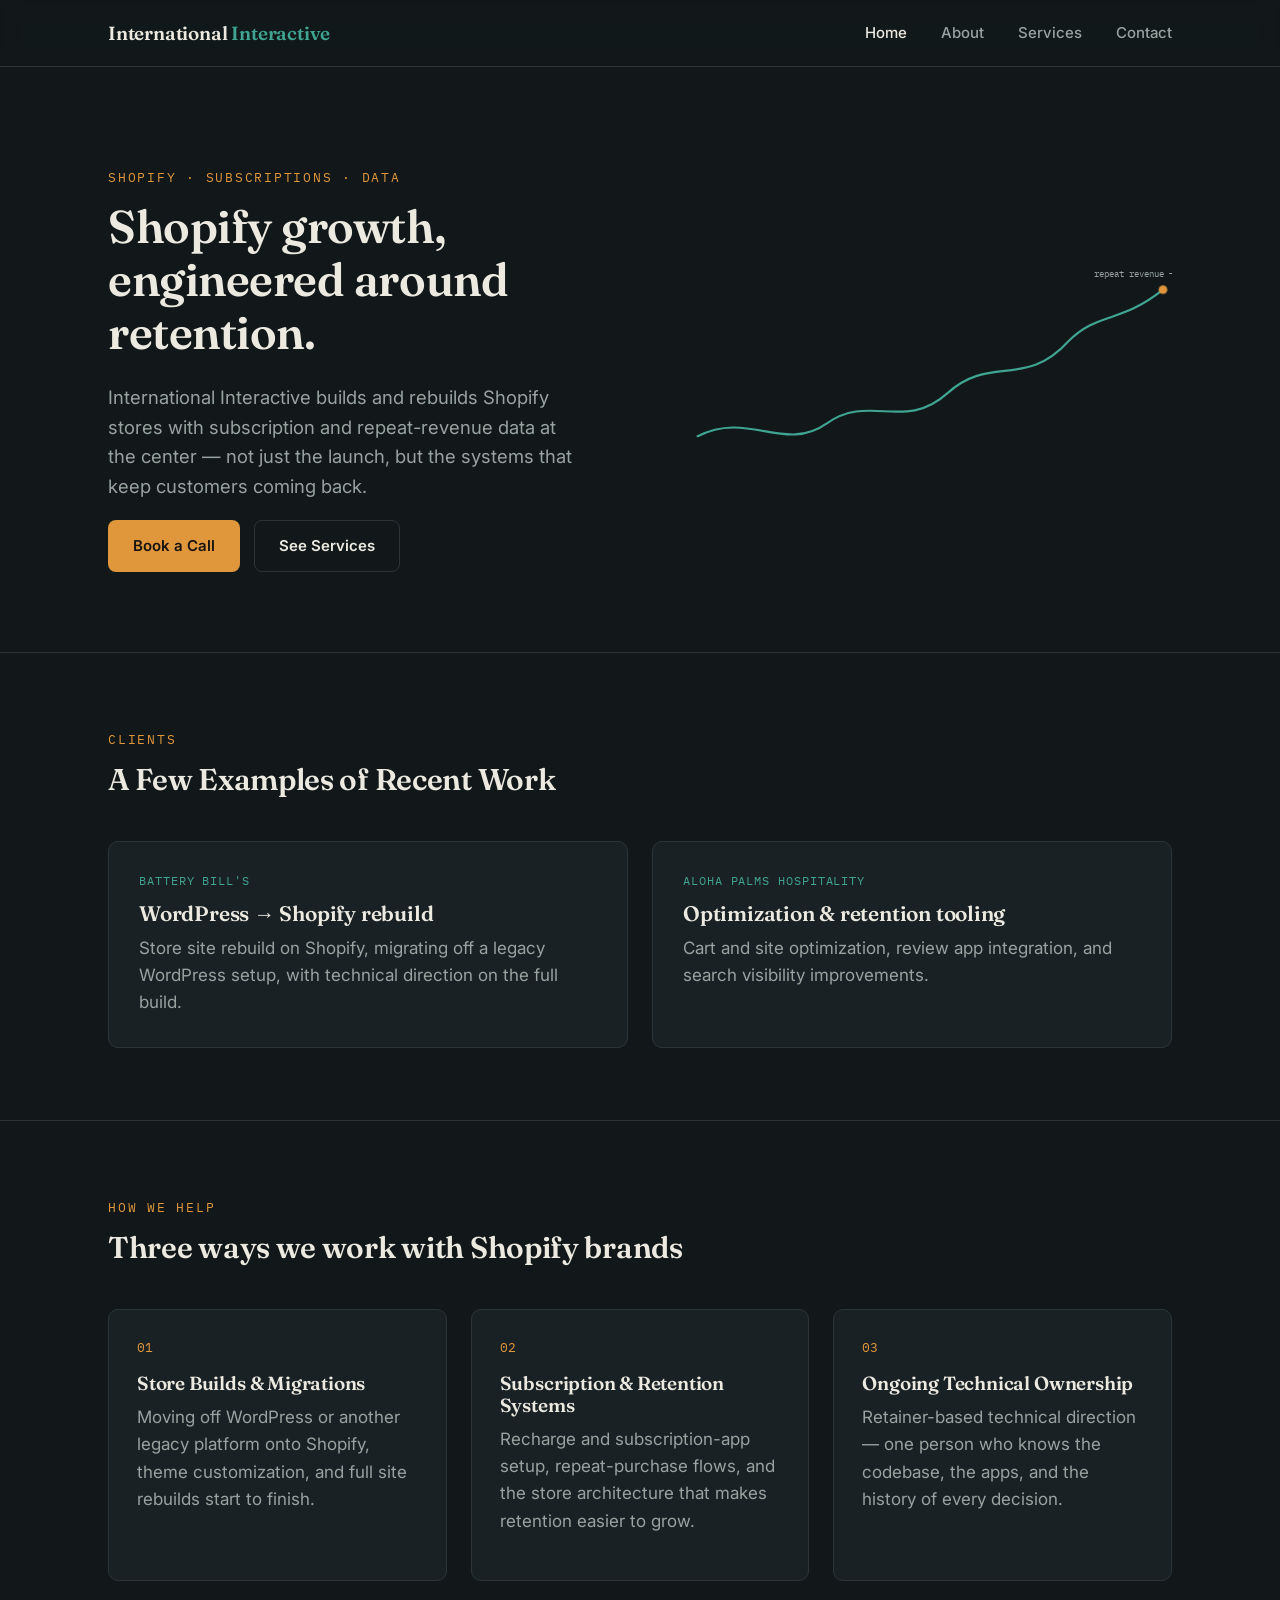
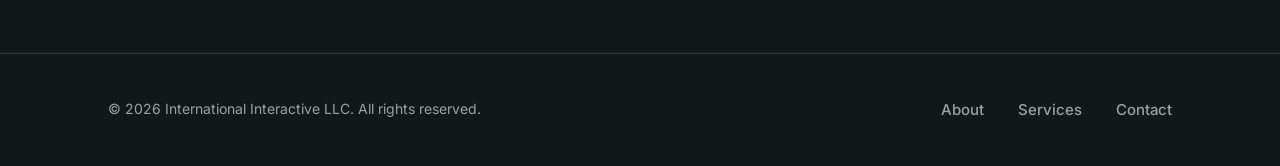
<file: index.html>
<!DOCTYPE html>
<html lang="en">
<head>
<meta charset="UTF-8">
<meta name="viewport" content="width=device-width, initial-scale=1.0">
<title>International Interactive — Shopify Development &amp; Subscription Growth</title>
<meta name="description" content="Shopify store builds, migrations, and subscription/retention systems. International Interactive LLC.">
<link rel="stylesheet" href="styles.css">
<link rel="icon" type="image/svg+xml" href="favicon.svg">
</head>
<body>

<header class="site-nav">
  <div class="nav-inner">
    <a class="brand" href="index.html">International <span>Interactive</span></a>
    <button class="nav-toggle" aria-label="Toggle menu" onclick="document.querySelector('.links').classList.toggle('open')">☰</button>
    <nav class="links">
      <a href="index.html" class="active">Home</a>
      <a href="about.html">About</a>
      <a href="services.html">Services</a>
      <a href="contact.html">Contact</a>
    </nav>
  </div>
</header>

<div class="wrap">
  <section class="hero no-border">
    <div>
      <span class="eyebrow">Shopify · Subscriptions · Data</span>
      <h1>Shopify growth, engineered around retention.</h1>
      <p class="lede">International Interactive builds and rebuilds Shopify stores with subscription and repeat-revenue data at the center — not just the launch, but the systems that keep customers coming back.</p>
      <div class="btn-group">
        <a class="btn btn-primary" href="contact.html">Book a Call</a>
        <a class="btn btn-ghost" href="services.html">See Services</a>
      </div>
    </div>
    <div class="wave-box">
      <svg viewBox="0 0 560 300" xmlns="http://www.w3.org/2000/svg">
        <path class="wave-path" d="M10,230 C70,200 110,250 160,215 C210,180 250,225 300,180 C350,135 390,175 440,120 C475,85 500,100 550,60" />
        <circle class="wave-dot" cx="550" cy="60" r="5"></circle>
        <text class="wave-label" x="470" y="45">repeat revenue →</text>
      </svg>
    </div>
  </section>
</div>

<section>
  <div class="wrap">
    <div class="section-head">
      <span class="eyebrow">Clients</span>
      <h2>A Few Examples of Recent Work</h2>
    </div>
    <div class="case-grid">
      <div class="case-card">
        <span class="tag">Battery Bill's</span>
        <h3>WordPress → Shopify rebuild</h3>
        <p>Store site rebuild on Shopify, migrating off a legacy WordPress setup, with technical direction on the full build.</p>
      </div>
      <div class="case-card">
        <span class="tag">Aloha Palms Hospitality</span>
        <h3>Optimization &amp; retention tooling</h3>
        <p>Cart and site optimization, review app integration, and search visibility improvements.</p>
      </div>
    </div>
  </div>
</section>

<section>
  <div class="wrap">
    <div class="section-head">
      <span class="eyebrow">How we help</span>
      <h2>Three ways we work with Shopify brands</h2>
    </div>
    <div class="grid-3">
      <div class="feature-card">
        <span class="num">01</span>
        <h3>Store Builds &amp; Migrations</h3>
        <p>Moving off WordPress or another legacy platform onto Shopify, theme customization, and full site rebuilds start to finish.</p>
      </div>
      <div class="feature-card">
        <span class="num">02</span>
        <h3>Subscription &amp; Retention Systems</h3>
        <p>Recharge and subscription-app setup, repeat-purchase flows, and the store architecture that makes retention easier to grow.</p>
      </div>
      <div class="feature-card">
        <span class="num">03</span>
        <h3>Ongoing Technical Ownership</h3>
        <p>Retainer-based technical direction — one person who knows the codebase, the apps, and the history of every decision.</p>
      </div>
    </div>
  </div>
</section>

<footer class="site-footer">
  <div class="footer-inner">
    <span>&copy; 2026 International Interactive LLC. All rights reserved.</span>
    <nav class="links" style="position:static;display:flex;background:none;border:none;">
      <a href="about.html" style="padding:0;border:none;">About</a>
      <a href="services.html" style="padding:0;border:none;">Services</a>
      <a href="contact.html" style="padding:0;border:none;">Contact</a>
    </nav>
  </div>
</footer>

</body>
</html>
</file>
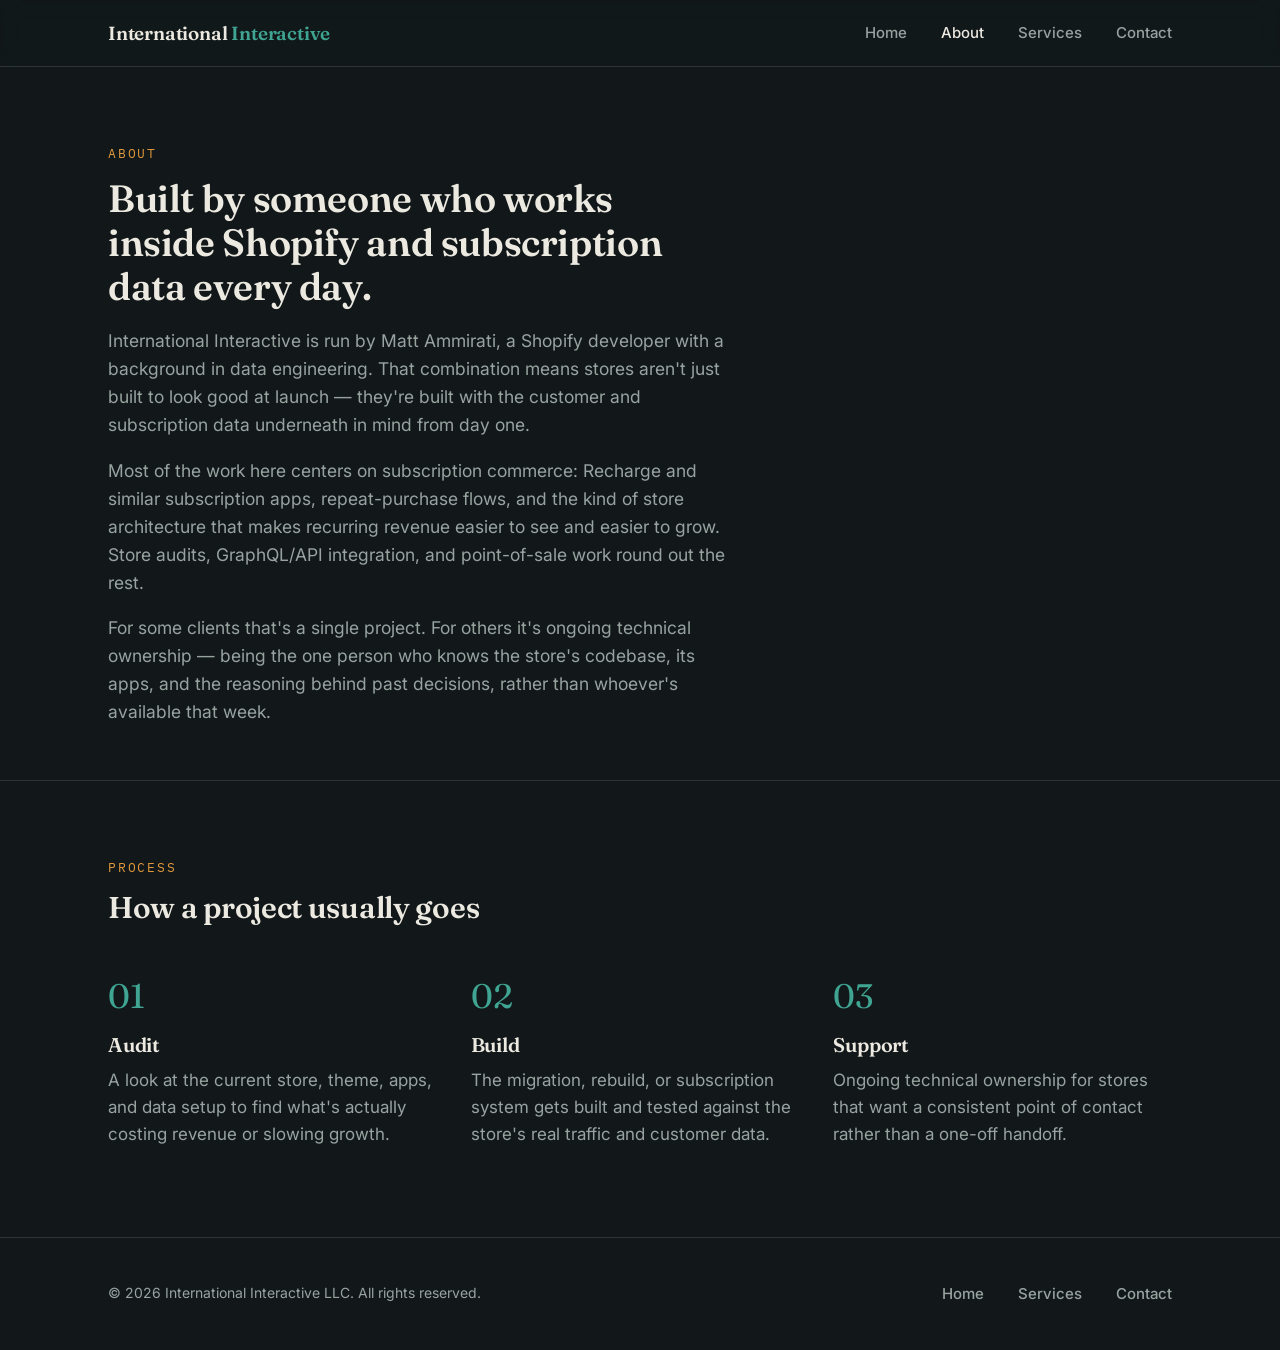
<file: about.html>
<!DOCTYPE html>
<html lang="en">
<head>
<meta charset="UTF-8">
<meta name="viewport" content="width=device-width, initial-scale=1.0">
<title>About — International Interactive</title>
<link rel="stylesheet" href="styles.css">
<link rel="icon" type="image/svg+xml" href="favicon.svg">
</head>
<body>

<header class="site-nav">
  <div class="nav-inner">
    <a class="brand" href="index.html">International <span>Interactive</span></a>
    <button class="nav-toggle" aria-label="Toggle menu" onclick="document.querySelector('.links').classList.toggle('open')">☰</button>
    <nav class="links">
      <a href="index.html">Home</a>
      <a href="about.html" class="active">About</a>
      <a href="services.html">Services</a>
      <a href="contact.html">Contact</a>
    </nav>
  </div>
</header>

<div class="wrap">
  <section class="no-border" style="padding-top:72px; padding-bottom:36px;">
    <span class="eyebrow">About</span>
    <h1 style="font-size:38px; max-width:600px;">Built by someone who works inside Shopify and subscription data every day.</h1>
    <p style="max-width:620px; font-size:17.5px;">International Interactive is run by Matt Ammirati, a Shopify developer with a background in data engineering. That combination means stores aren't just built to look good at launch — they're built with the customer and subscription data underneath in mind from day one.</p>
    <p style="max-width:620px; font-size:17.5px;">Most of the work here centers on subscription commerce: Recharge and similar subscription apps, repeat-purchase flows, and the kind of store architecture that makes recurring revenue easier to see and easier to grow. Store audits, GraphQL/API integration, and point-of-sale work round out the rest.</p>
    <p style="max-width:620px; font-size:17.5px;">For some clients that's a single project. For others it's ongoing technical ownership — being the one person who knows the store's codebase, its apps, and the reasoning behind past decisions, rather than whoever's available that week.</p>
  </section>
</div>

<section>
  <div class="wrap">
    <div class="section-head">
      <span class="eyebrow">Process</span>
      <h2>How a project usually goes</h2>
    </div>
    <div class="steps">
      <div class="step">
        <span class="num">01</span>
        <h3>Audit</h3>
        <p>A look at the current store, theme, apps, and data setup to find what's actually costing revenue or slowing growth.</p>
      </div>
      <div class="step">
        <span class="num">02</span>
        <h3>Build</h3>
        <p>The migration, rebuild, or subscription system gets built and tested against the store's real traffic and customer data.</p>
      </div>
      <div class="step">
        <span class="num">03</span>
        <h3>Support</h3>
        <p>Ongoing technical ownership for stores that want a consistent point of contact rather than a one-off handoff.</p>
      </div>
    </div>
  </div>
</section>

<footer class="site-footer">
  <div class="footer-inner">
    <span>&copy; 2026 International Interactive LLC. All rights reserved.</span>
    <nav class="links" style="position:static;display:flex;background:none;border:none;">
      <a href="index.html" style="padding:0;border:none;">Home</a>
      <a href="services.html" style="padding:0;border:none;">Services</a>
      <a href="contact.html" style="padding:0;border:none;">Contact</a>
    </nav>
  </div>
</footer>

</body>
</html>
</file>
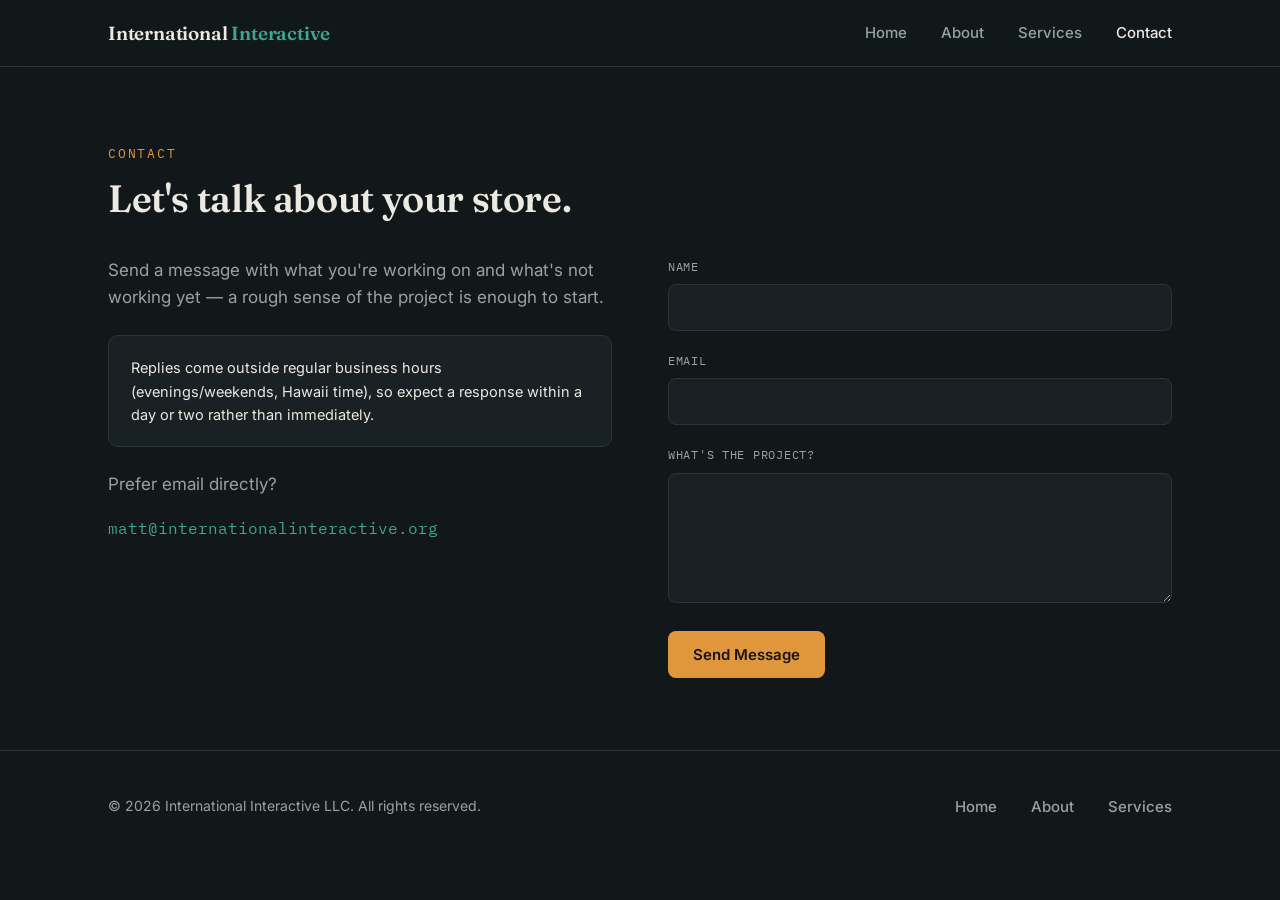
<file: contact.html>
<!DOCTYPE html>
<html lang="en">
<head>
<meta charset="UTF-8">
<meta name="viewport" content="width=device-width, initial-scale=1.0">
<title>Contact — International Interactive</title>
<link rel="stylesheet" href="styles.css">
<link rel="icon" type="image/svg+xml" href="favicon.svg">
</head>
<body>

<header class="site-nav">
  <div class="nav-inner">
    <a class="brand" href="index.html">International <span>Interactive</span></a>
    <button class="nav-toggle" aria-label="Toggle menu" onclick="document.querySelector('.links').classList.toggle('open')">☰</button>
    <nav class="links">
      <a href="index.html">Home</a>
      <a href="about.html">About</a>
      <a href="services.html">Services</a>
      <a href="contact.html" class="active">Contact</a>
    </nav>
  </div>
</header>

<div class="wrap">
  <section class="no-border" style="padding-top:72px;">
    <span class="eyebrow">Contact</span>
    <h1 style="font-size:38px; max-width:600px;">Let's talk about your store.</h1>

    <div class="contact-layout" style="margin-top:36px;">
      <div>
        <p style="font-size:17px;">Send a message with what you're working on and what's not working yet — a rough sense of the project is enough to start.</p>
        <div class="contact-note">
          Replies come outside regular business hours (evenings/weekends, Hawaii time), so expect a response within a day or two rather than immediately.
        </div>
        <p style="margin-top:24px;">Prefer email directly?</p>
        <a class="email-link" href="mailto:matt@internationalinteractive.org">matt@internationalinteractive.org</a>
      </div>

      <form id="contact-form" action="https://formspree.io/f/mgogonyg" method="POST">
        <div class="field">
          <label for="name">Name</label>
          <input type="text" id="name" name="name" required>
        </div>
        <div class="field">
          <label for="email">Email</label>
          <input type="email" id="email" name="email" required>
        </div>
        <div class="field">
          <label for="message">What's the project?</label>
          <textarea id="message" name="message" required></textarea>
        </div>
        <button type="submit" class="btn btn-primary">Send Message</button>
      </form>
    </div>
  </section>
</div>

<footer class="site-footer">
  <div class="footer-inner">
    <span>&copy; 2026 International Interactive LLC. All rights reserved.</span>
    <nav class="links" style="position:static;display:flex;background:none;border:none;">
      <a href="index.html" style="padding:0;border:none;">Home</a>
      <a href="about.html" style="padding:0;border:none;">About</a>
      <a href="services.html" style="padding:0;border:none;">Services</a>
    </nav>
  </div>
</footer>

</body>
</html>
</file>
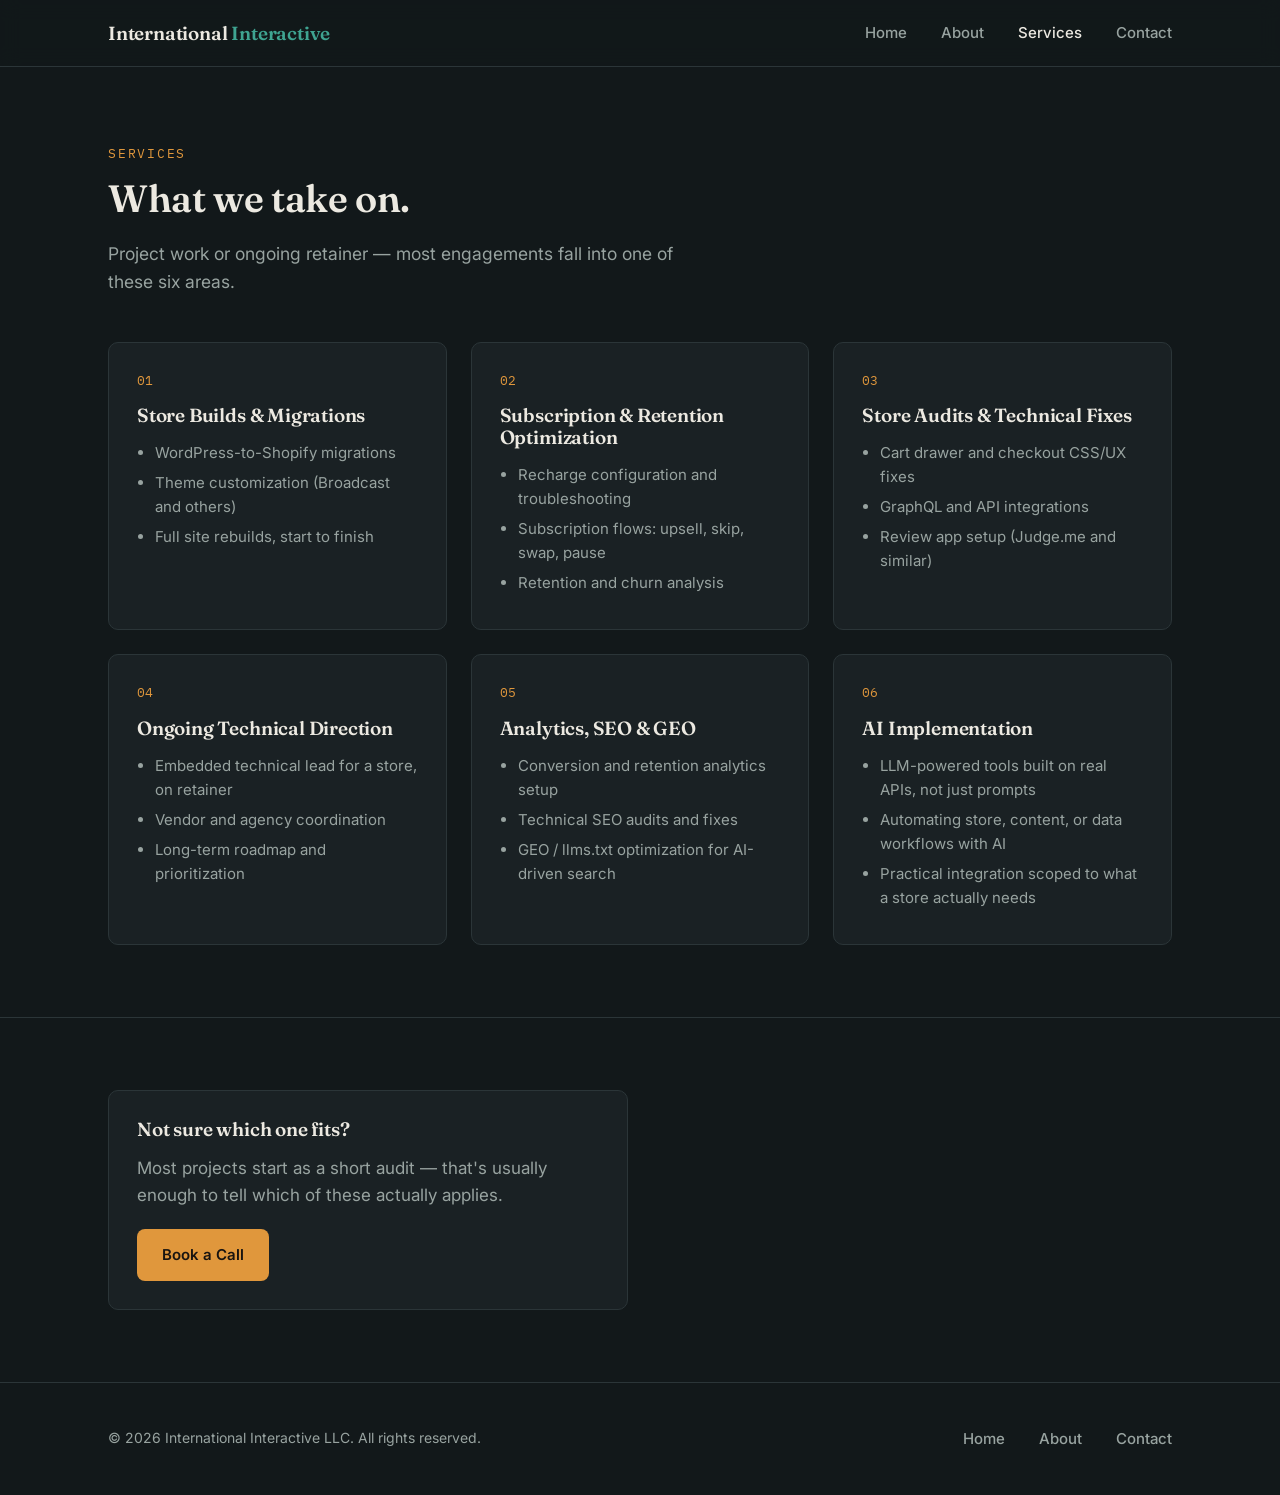
<file: services.html>
<!DOCTYPE html>
<html lang="en">
<head>
<meta charset="UTF-8">
<meta name="viewport" content="width=device-width, initial-scale=1.0">
<title>Services — International Interactive</title>
<link rel="stylesheet" href="styles.css">
<link rel="icon" type="image/svg+xml" href="favicon.svg">
</head>
<body>

<header class="site-nav">
  <div class="nav-inner">
    <a class="brand" href="index.html">International <span>Interactive</span></a>
    <button class="nav-toggle" aria-label="Toggle menu" onclick="document.querySelector('.links').classList.toggle('open')">☰</button>
    <nav class="links">
      <a href="index.html">Home</a>
      <a href="about.html">About</a>
      <a href="services.html" class="active">Services</a>
      <a href="contact.html">Contact</a>
    </nav>
  </div>
</header>

<div class="wrap">
  <section class="no-border" style="padding-top:72px; padding-bottom:20px;">
    <span class="eyebrow">Services</span>
    <h1 style="font-size:38px; max-width:600px;">What we take on.</h1>
    <p style="max-width:600px; font-size:17.5px;">Project work or ongoing retainer — most engagements fall into one of these six areas.</p>
  </section>
</div>

<section class="no-border" style="padding-top:8px;">
  <div class="wrap">
    <div class="grid-3" style="margin-bottom:24px;">
      <div class="feature-card">
        <span class="num">01</span>
        <h3>Store Builds &amp; Migrations</h3>
        <ul>
          <li>WordPress-to-Shopify migrations</li>
          <li>Theme customization (Broadcast and others)</li>
          <li>Full site rebuilds, start to finish</li>
        </ul>
      </div>
      <div class="feature-card">
        <span class="num">02</span>
        <h3>Subscription &amp; Retention Optimization</h3>
        <ul>
          <li>Recharge configuration and troubleshooting</li>
          <li>Subscription flows: upsell, skip, swap, pause</li>
          <li>Retention and churn analysis</li>
        </ul>
      </div>
      <div class="feature-card">
        <span class="num">03</span>
        <h3>Store Audits &amp; Technical Fixes</h3>
        <ul>
          <li>Cart drawer and checkout CSS/UX fixes</li>
          <li>GraphQL and API integrations</li>
          <li>Review app setup (Judge.me and similar)</li>
        </ul>
      </div>
    </div>
    <div class="grid-3">
      <div class="feature-card">
        <span class="num">04</span>
        <h3>Ongoing Technical Direction</h3>
        <ul>
          <li>Embedded technical lead for a store, on retainer</li>
          <li>Vendor and agency coordination</li>
          <li>Long-term roadmap and prioritization</li>
        </ul>
      </div>
      <div class="feature-card">
        <span class="num">05</span>
        <h3>Analytics, SEO &amp; GEO</h3>
        <ul>
          <li>Conversion and retention analytics setup</li>
          <li>Technical SEO audits and fixes</li>
          <li>GEO / llms.txt optimization for AI-driven search</li>
        </ul>
      </div>
      <div class="feature-card">
        <span class="num">06</span>
        <h3>AI Implementation</h3>
        <ul>
          <li>LLM-powered tools built on real APIs, not just prompts</li>
          <li>Automating store, content, or data workflows with AI</li>
          <li>Practical integration scoped to what a store actually needs</li>
        </ul>
      </div>
    </div>
  </div>
</section>

<section>
  <div class="wrap">
    <div class="feature-card" style="display:flex; flex-direction:column; justify-content:center; align-items:flex-start; max-width:520px;">
      <h3 style="margin-bottom:14px;">Not sure which one fits?</h3>
      <p style="margin-bottom:20px;">Most projects start as a short audit — that's usually enough to tell which of these actually applies.</p>
      <a class="btn btn-primary" href="contact.html">Book a Call</a>
    </div>
  </div>
</section>

<footer class="site-footer">
  <div class="footer-inner">
    <span>&copy; 2026 International Interactive LLC. All rights reserved.</span>
    <nav class="links" style="position:static;display:flex;background:none;border:none;">
      <a href="index.html" style="padding:0;border:none;">Home</a>
      <a href="about.html" style="padding:0;border:none;">About</a>
      <a href="contact.html" style="padding:0;border:none;">Contact</a>
    </nav>
  </div>
</footer>

</body>
</html>
</file>
<file: styles.css>
@import url('https://fonts.googleapis.com/css2?family=Fraunces:opsz,wght@9..144,400;9..144,500;9..144,600;9..144,700&family=Inter:wght@400;500;600&family=IBM+Plex+Mono:wght@400;500&display=swap');

:root {
  --bg: #12181A;
  --bg-elev: #1A2124;
  --bg-elev-2: #212A2D;
  --line: #2B3538;
  --text: #ECE9E1;
  --text-muted: #98A3A0;
  --teal: #3FA491;
  --teal-dim: #2A6F62;
  --amber: #E0973C;
  --amber-dim: #B87527;
  --radius: 10px;
  --maxw: 1120px;
}

* { box-sizing: border-box; }

html { scroll-behavior: smooth; }

body {
  margin: 0;
  background: var(--bg);
  color: var(--text);
  font-family: 'Inter', sans-serif;
  font-size: 17px;
  line-height: 1.6;
  -webkit-font-smoothing: antialiased;
}

h1, h2, h3 {
  font-family: 'Fraunces', serif;
  font-weight: 600;
  line-height: 1.15;
  margin: 0 0 0.5em;
  letter-spacing: -0.01em;
}

p { margin: 0 0 1em; color: var(--text-muted); }

a { color: inherit; }

.eyebrow {
  font-family: 'IBM Plex Mono', monospace;
  font-size: 12.5px;
  letter-spacing: 0.14em;
  text-transform: uppercase;
  color: var(--amber);
  margin-bottom: 14px;
  display: inline-block;
}

.wrap {
  max-width: var(--maxw);
  margin: 0 auto;
  padding: 0 28px;
}

/* Nav */
header.site-nav {
  position: sticky;
  top: 0;
  z-index: 50;
  background: rgba(18, 24, 26, 0.88);
  backdrop-filter: blur(10px);
  border-bottom: 1px solid var(--line);
}

.nav-inner {
  max-width: var(--maxw);
  margin: 0 auto;
  padding: 18px 28px;
  display: flex;
  align-items: center;
  justify-content: space-between;
}

.brand {
  font-family: 'Fraunces', serif;
  font-weight: 600;
  font-size: 19px;
  color: var(--text);
  text-decoration: none;
  letter-spacing: -0.01em;
}

.brand span { color: var(--teal); }

nav.links { display: flex; gap: 34px; }

nav.links a {
  text-decoration: none;
  color: var(--text-muted);
  font-size: 15px;
  font-weight: 500;
  transition: color 0.15s ease;
}

nav.links a:hover, nav.links a.active { color: var(--text); }

.nav-toggle { display: none; background: none; border: none; color: var(--text); font-size: 24px; cursor: pointer; }

@media (max-width: 720px) {
  nav.links {
    position: absolute;
    top: 100%;
    left: 0; right: 0;
    background: var(--bg-elev);
    flex-direction: column;
    gap: 0;
    border-bottom: 1px solid var(--line);
    display: none;
  }
  nav.links.open { display: flex; }
  nav.links a { padding: 16px 28px; border-top: 1px solid var(--line); }
  .nav-toggle { display: block; }
}

/* Buttons */
.btn {
  display: inline-flex;
  align-items: center;
  gap: 8px;
  padding: 13px 24px;
  border-radius: 8px;
  font-weight: 600;
  font-size: 15px;
  text-decoration: none;
  border: 1px solid transparent;
  cursor: pointer;
  transition: transform 0.15s ease, background 0.15s ease, border-color 0.15s ease;
  font-family: 'Inter', sans-serif;
}

.btn:hover { transform: translateY(-1px); }

.btn-primary { background: var(--amber); color: #191410; }
.btn-primary:hover { background: #ECA255; }

.btn-ghost { border-color: var(--line); color: var(--text); background: transparent; }
.btn-ghost:hover { border-color: var(--teal); }

.btn-group { display: flex; gap: 14px; flex-wrap: wrap; }

/* Hero */
.hero {
  padding: 96px 0 80px;
  display: grid;
  grid-template-columns: 1.05fr 0.95fr;
  gap: 48px;
  align-items: center;
}

.hero h1 { font-size: 46px; max-width: 560px; }
.hero p.lede { font-size: 18.5px; max-width: 480px; }

@media (max-width: 860px) {
  .hero { grid-template-columns: 1fr; padding: 56px 0 48px; }
  .hero h1 { font-size: 34px; }
}

/* Wave chart signature */
.wave-box { position: relative; }
.wave-box svg { width: 100%; height: auto; display: block; }

.wave-path {
  fill: none;
  stroke: var(--teal);
  stroke-width: 2.5;
  stroke-linecap: round;
  stroke-dasharray: 900;
  stroke-dashoffset: 900;
  animation: draw 1.8s ease forwards 0.2s;
}

@keyframes draw { to { stroke-dashoffset: 0; } }

.wave-dot {
  fill: var(--amber);
  opacity: 0;
  animation: fadein 0.6s ease forwards 1.6s;
}

@keyframes fadein { to { opacity: 1; } }

.wave-label {
  font-family: 'IBM Plex Mono', monospace;
  font-size: 11px;
  fill: var(--text-muted);
  opacity: 0;
  animation: fadein 0.6s ease forwards 1.9s;
}

@media (prefers-reduced-motion: reduce) {
  .wave-path, .wave-dot, .wave-label { animation: none; stroke-dashoffset: 0; opacity: 1; }
}

/* Sections */
section { padding: 72px 0; border-top: 1px solid var(--line); }
section.no-border { border-top: none; }

.section-head { max-width: 620px; margin-bottom: 44px; }
.section-head h2 { font-size: 30px; }

/* Case studies */
.case-grid {
  display: grid;
  grid-template-columns: repeat(2, 1fr);
  gap: 24px;
}

@media (max-width: 720px) { .case-grid { grid-template-columns: 1fr; } }

.case-card {
  background: var(--bg-elev);
  border: 1px solid var(--line);
  border-radius: var(--radius);
  padding: 30px;
}

.case-card .tag {
  font-family: 'IBM Plex Mono', monospace;
  font-size: 11.5px;
  color: var(--teal);
  letter-spacing: 0.08em;
  text-transform: uppercase;
  margin-bottom: 10px;
  display: block;
}

.case-card h3 { font-size: 21px; margin-bottom: 10px; }
.case-card p { margin-bottom: 0; }

/* Service / feature grid */
.grid-3 {
  display: grid;
  grid-template-columns: repeat(3, 1fr);
  gap: 24px;
}

@media (max-width: 900px) { .grid-3 { grid-template-columns: 1fr; } }

.feature-card {
  border: 1px solid var(--line);
  border-radius: var(--radius);
  padding: 28px;
  background: var(--bg-elev);
}

.feature-card .num {
  font-family: 'IBM Plex Mono', monospace;
  color: var(--amber);
  font-size: 13px;
  margin-bottom: 14px;
  display: block;
}

.feature-card h3 { font-size: 19px; }
.feature-card ul { margin: 14px 0 0; padding-left: 18px; color: var(--text-muted); font-size: 15px; }
.feature-card li { margin-bottom: 6px; }

/* Steps (real sequence, numbered) */
.steps { display: grid; grid-template-columns: repeat(3, 1fr); gap: 24px; }
@media (max-width: 900px) { .steps { grid-template-columns: 1fr; } }

.step .num {
  font-family: 'Fraunces', serif;
  font-size: 34px;
  color: var(--teal);
  display: block;
  margin-bottom: 10px;
}

/* Footer */
footer.site-footer {
  border-top: 1px solid var(--line);
  padding: 44px 0;
  color: var(--text-muted);
  font-size: 14px;
}

.footer-inner {
  max-width: var(--maxw);
  margin: 0 auto;
  padding: 0 28px;
  display: flex;
  justify-content: space-between;
  flex-wrap: wrap;
  gap: 16px;
}

footer.site-footer a { color: var(--text-muted); text-decoration: none; }
footer.site-footer a:hover { color: var(--text); }

/* Contact form */
.contact-layout {
  display: grid;
  grid-template-columns: 1fr 1fr;
  gap: 56px;
  align-items: start;
}
@media (max-width: 860px) { .contact-layout { grid-template-columns: 1fr; } }

.field { margin-bottom: 20px; }
.field label {
  display: block;
  font-family: 'IBM Plex Mono', monospace;
  font-size: 12px;
  letter-spacing: 0.06em;
  text-transform: uppercase;
  color: var(--text-muted);
  margin-bottom: 8px;
}
.field input, .field textarea {
  width: 100%;
  background: var(--bg-elev);
  border: 1px solid var(--line);
  border-radius: 8px;
  padding: 13px 14px;
  color: var(--text);
  font-family: 'Inter', sans-serif;
  font-size: 15px;
}
.field input:focus, .field textarea:focus {
  outline: none;
  border-color: var(--teal);
}
.field textarea { resize: vertical; min-height: 130px; }

.contact-note {
  background: var(--bg-elev);
  border: 1px solid var(--line);
  border-radius: var(--radius);
  padding: 20px 22px;
  font-size: 14.5px;
  margin-top: 24px;
}

.email-link {
  font-family: 'IBM Plex Mono', monospace;
  color: var(--teal);
  text-decoration: none;
  font-size: 16px;
}
</file>
